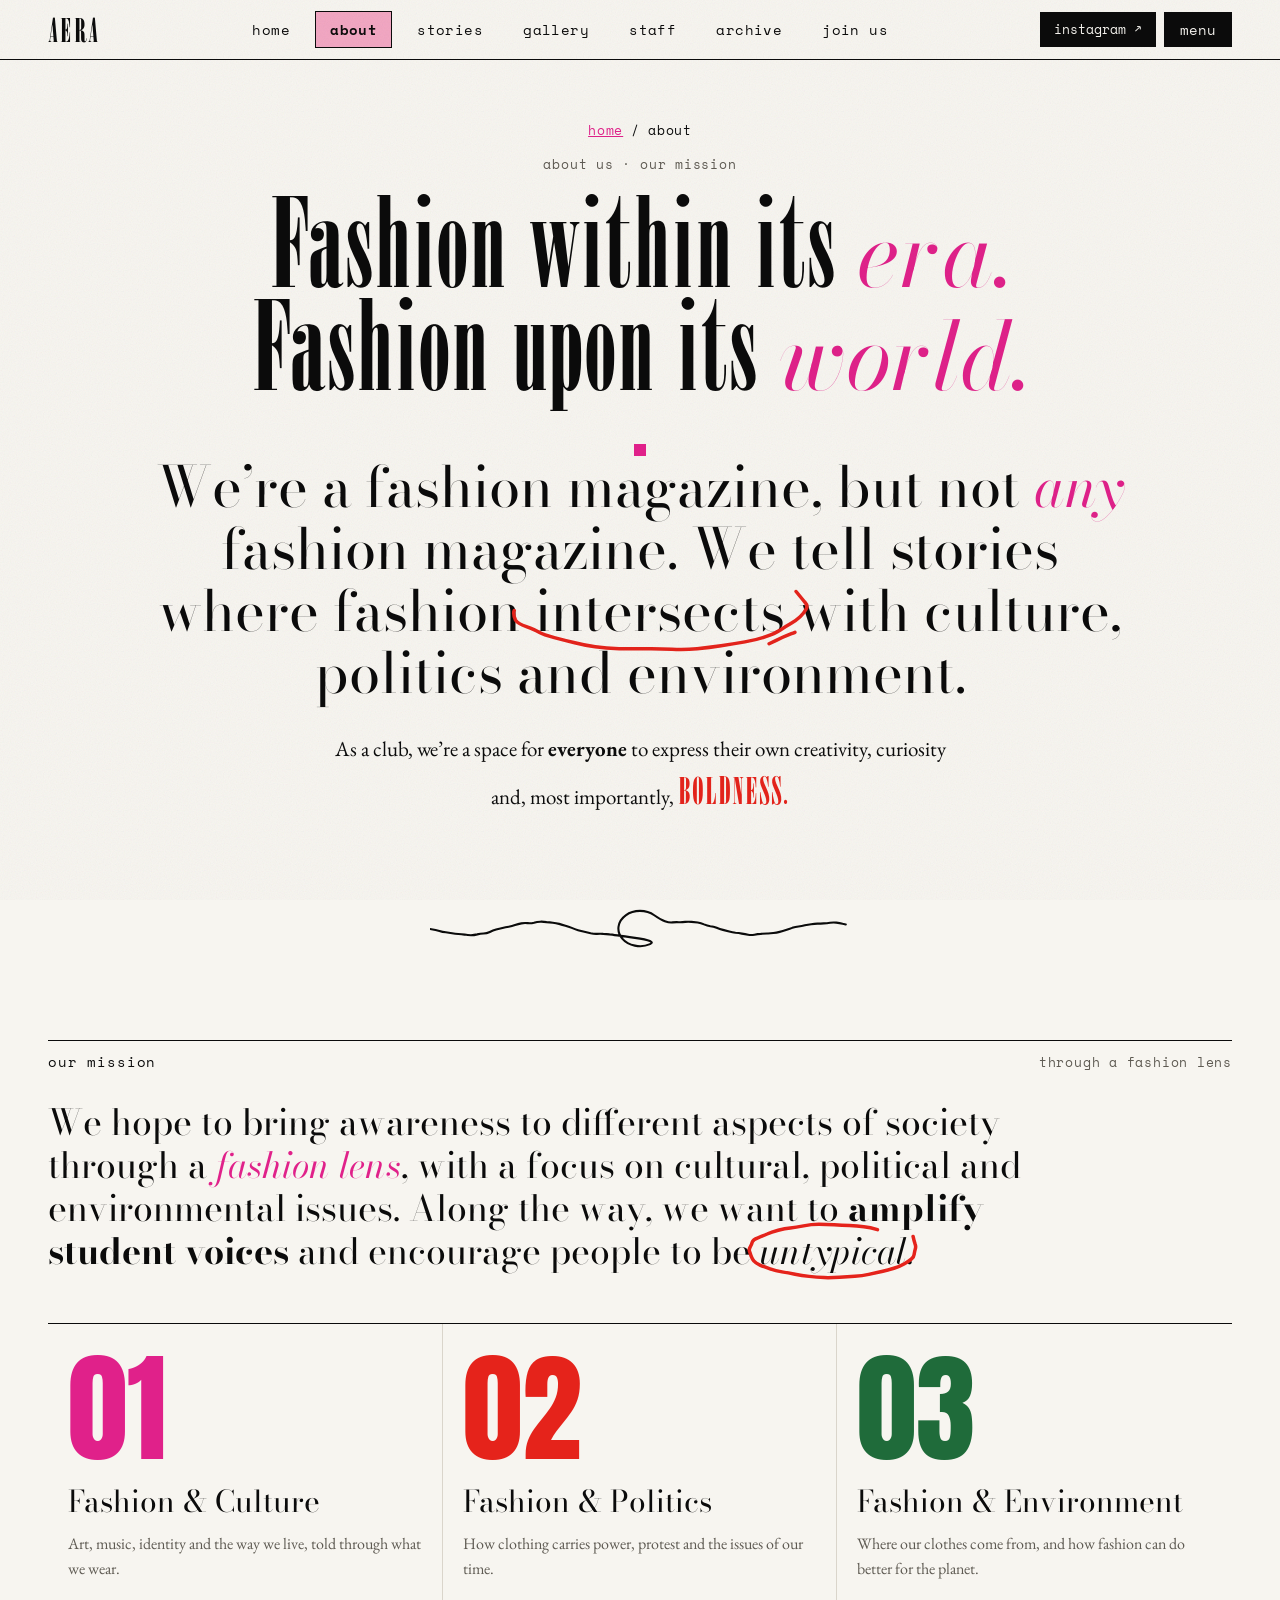
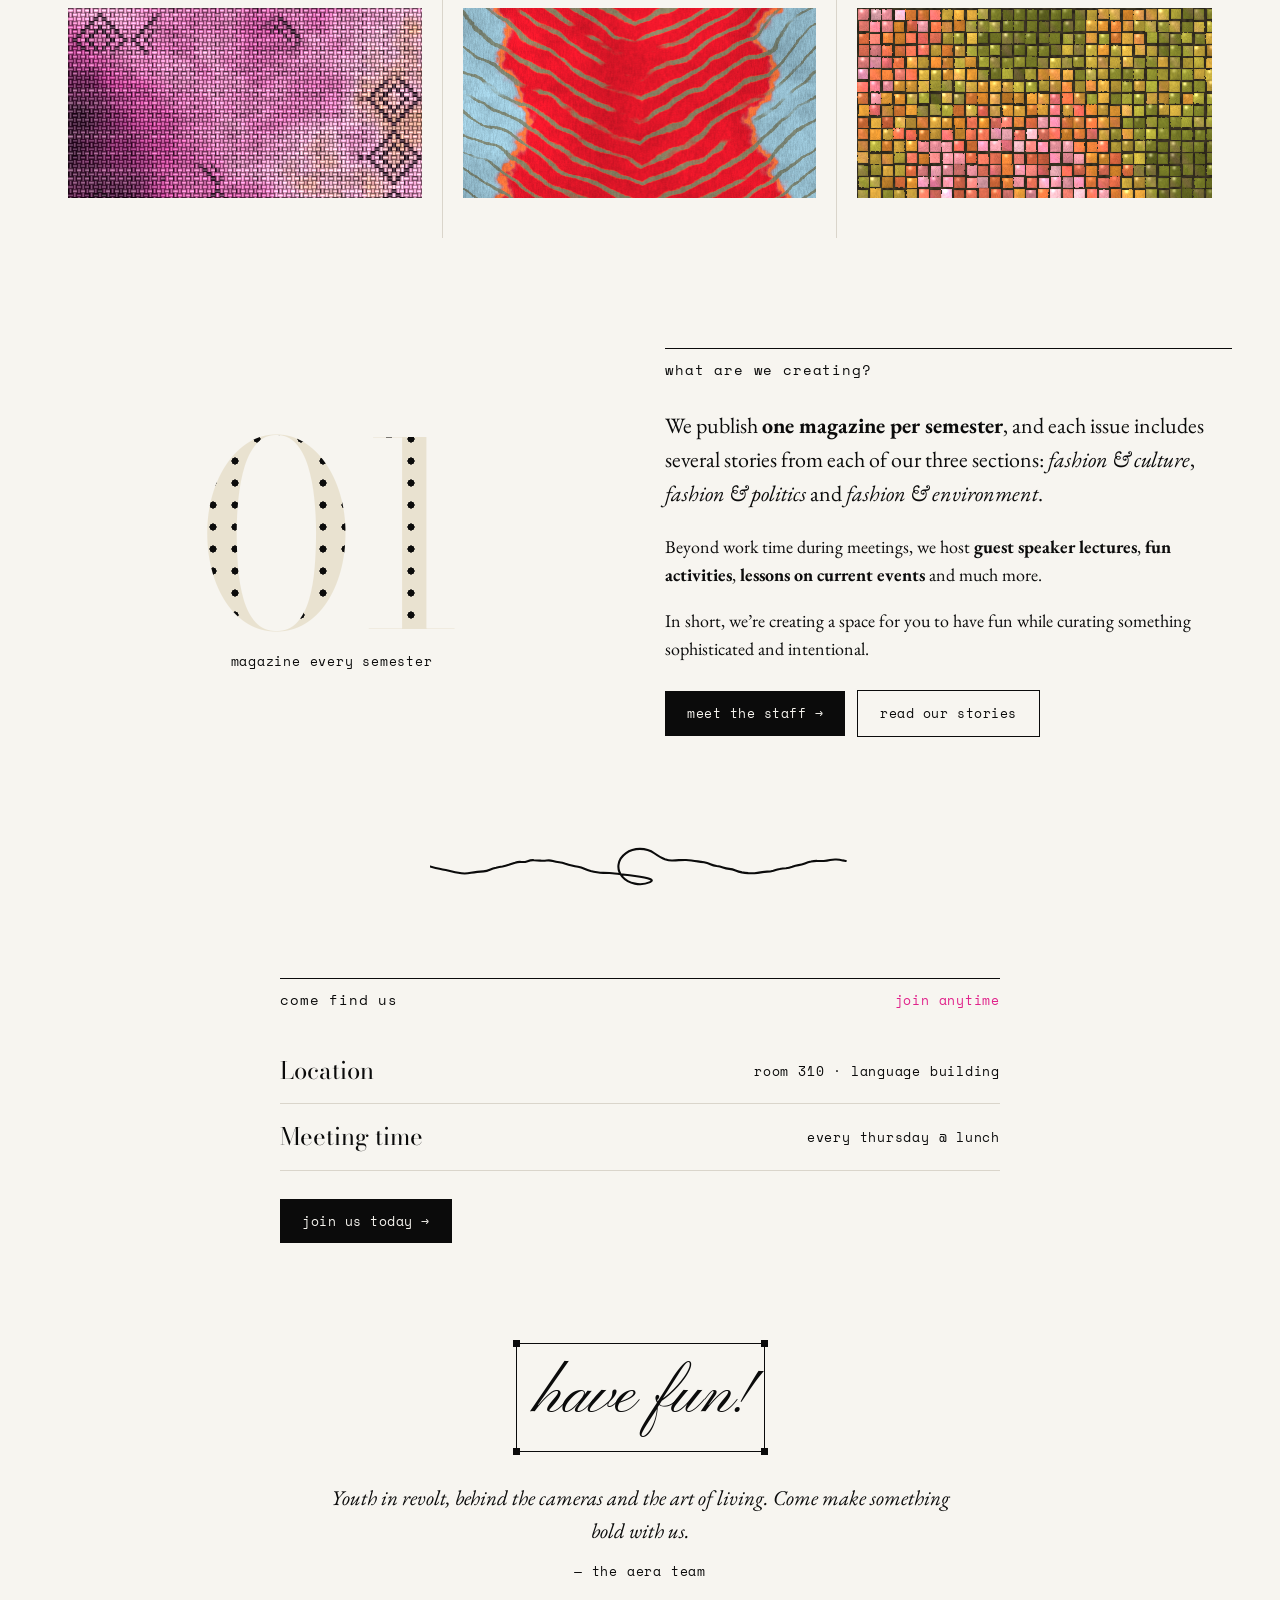
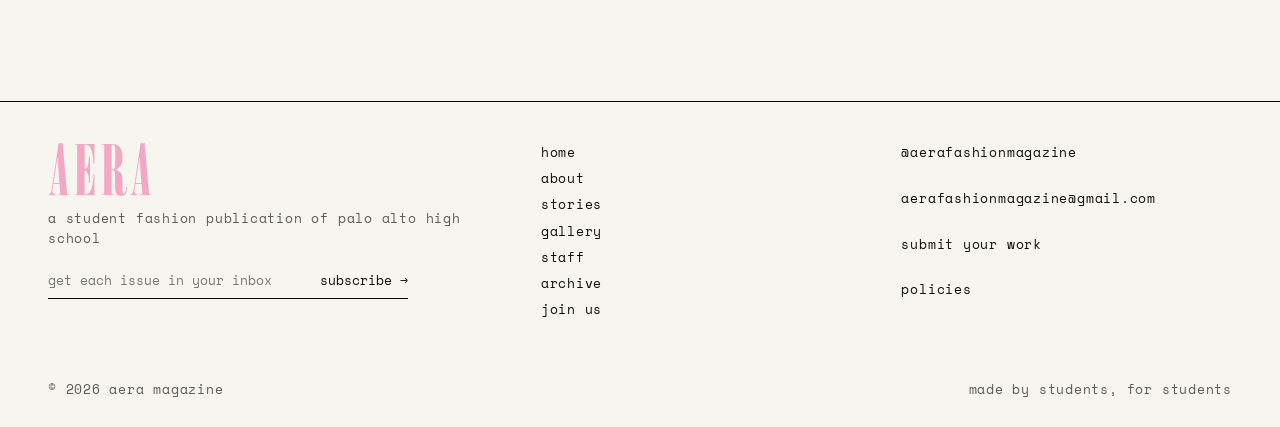
<file: aera-site/about.html>
<!doctype html>
<html lang="en">
<head>
  <meta charset="utf-8">
  <meta name="viewport" content="width=device-width, initial-scale=1">
  <title>About — Aera Magazine</title>
  <meta name="description" content="The mission, values and story of Aera Magazine.">
  <link rel="preconnect" href="https://fonts.googleapis.com">
  <link rel="preconnect" href="https://fonts.gstatic.com" crossorigin>
  <link href="https://fonts.googleapis.com/css2?family=Anton&family=Bodoni+Moda:ital,opsz,wght@0,6..96,400..700;1,6..96,400..700&family=Doto:wght@600&family=EB+Garamond:ital@0;1&family=Montserrat:wght@300;400&family=Pinyon+Script&family=Space+Mono&display=swap" rel="stylesheet">
  <link rel="preload" href="assets/fonts/OPTIOnyx.otf" as="font" type="font/otf" crossorigin>
  <link rel="stylesheet" href="assets/css/style.css">
</head>
<body data-page="about">
  <div id="site-header"></div>
  <main>
    <header class="page-head">
      <span class="kicker mono">about us · our mission</span>
      <h1 class="page-title" style="font-size:clamp(56px, 9vw, 150px)">Fashion within its <em>era.</em><br>Fashion upon its <em>world.</em></h1>
    </header>

    <!-- WHO ARE WE -->
    <p class="mission-big reveal">We’re a fashion magazine, but not <em>any</em> fashion magazine. We tell stories where fashion <span class="marker">intersects</span> with culture, politics and environment.</p>
    <p class="reveal" style="text-align:center;max-width:720px;margin:28px auto 0;padding-inline:var(--gutter);font-size:21px">As a club, we’re a space for <strong>everyone</strong> to express their own creativity, curiosity and, most importantly, <span style="font-family:var(--f-brand);font-size:1.6em;color:var(--cherry);letter-spacing:.03em">BOLDNESS.</span></p>

    <svg class="divider" aria-hidden="true"></svg>

    <div class="wrap">
      <!-- OUR MISSION -->
      <div class="section-label"><h2>our mission</h2><span class="mono muted">through a fashion lens</span></div>
      <p class="reveal" style="font-family:var(--f-didone);font-size:clamp(24px,2.8vw,40px);line-height:1.2;max-width:1000px;margin:0 0 50px">We hope to bring awareness to different aspects of society through a <em style="color:var(--magenta)">fashion lens</em>, with a focus on cultural, political and environmental issues. Along the way, we want to <strong>amplify student voices</strong> and encourage people to be <span class="marker"><em>untypical</em></span>.</p>

      <div class="values values-3">
        <div class="value reveal" style="--vc:var(--magenta)"><div class="num">01</div><h3>Fashion &amp; Culture</h3><p>Art, music, identity and the way we live, told through what we wear.</p>
          <canvas class="texture" data-texture="woven" aria-hidden="true"></canvas></div>
        <div class="value reveal" style="--vc:var(--cherry)"><div class="num">02</div><h3>Fashion &amp; Politics</h3><p>How clothing carries power, protest and the issues of our time.</p>
          <canvas class="texture" data-texture="tiger" aria-hidden="true"></canvas></div>
        <div class="value reveal" style="--vc:var(--forest)"><div class="num">03</div><h3>Fashion &amp; Environment</h3><p>Where our clothes come from, and how fashion can do better for the planet.</p>
          <canvas class="texture" data-texture="mosaic" aria-hidden="true"></canvas></div>
      </div>

      <!-- WHAT ARE WE CREATING -->
      <section class="history">
        <div class="reveal" style="text-align:center">
          <div class="year-dots" aria-hidden="true">01</div>
          <span class="mono">magazine every semester</span>
        </div>
        <div class="reveal">
          <div class="section-label"><h2>what are we creating?</h2></div>
          <p style="font-size:22px;margin-top:0">We publish <strong>one magazine per semester</strong>, and each issue includes several stories from each of our three sections: <em>fashion &amp; culture</em>, <em>fashion &amp; politics</em> and <em>fashion &amp; environment</em>.</p>
          <p>Beyond work time during meetings, we host <strong>guest speaker lectures</strong>, <strong>fun activities</strong>, <strong>lessons on current events</strong> and much more.</p>
          <p>In short, we’re creating a space for you to have fun while curating something sophisticated and intentional.</p>
          <p style="margin-top:28px"><a class="btn" href="staff.html">meet the staff →</a> &nbsp; <a class="btn ghost" href="stories.html">read our stories</a></p>
        </div>
      </section>

      <svg class="divider" aria-hidden="true"></svg>

      <!-- LOGISTICS / JOIN -->
      <section style="max-width:720px;margin:0 auto">
        <div class="reveal">
          <div class="section-label"><h2>come find us</h2><span class="mono" style="color:var(--magenta)">join anytime</span></div>
          <ul class="roles">
            <li>Location <span class="mono">room 310 · language building</span></li>
            <li>Meeting time <span class="mono">every thursday @ lunch</span></li>
          </ul>
          <p style="margin-top:28px"><a class="btn" href="join.html" data-view="join →">join us today →</a></p>
        </div>
      </section>

      <section style="text-align:center;margin-top:100px">
        <span class="select-box"><i></i><span class="script" style="font-size:64px">have fun!</span></span>
        <p class="reveal" style="max-width:640px;margin:30px auto 0;font-size:21px;font-style:italic">Youth in revolt, behind the cameras and the art of living. Come make something bold with us.</p>
        <p class="mono" style="margin-top:14px">— the aera team</p>
      </section>
    </div>
  </main>
  <div id="site-footer"></div>
  <script src="assets/js/data.js"></script>
  <script src="assets/js/main.js"></script>

</body>
</html>
</file>
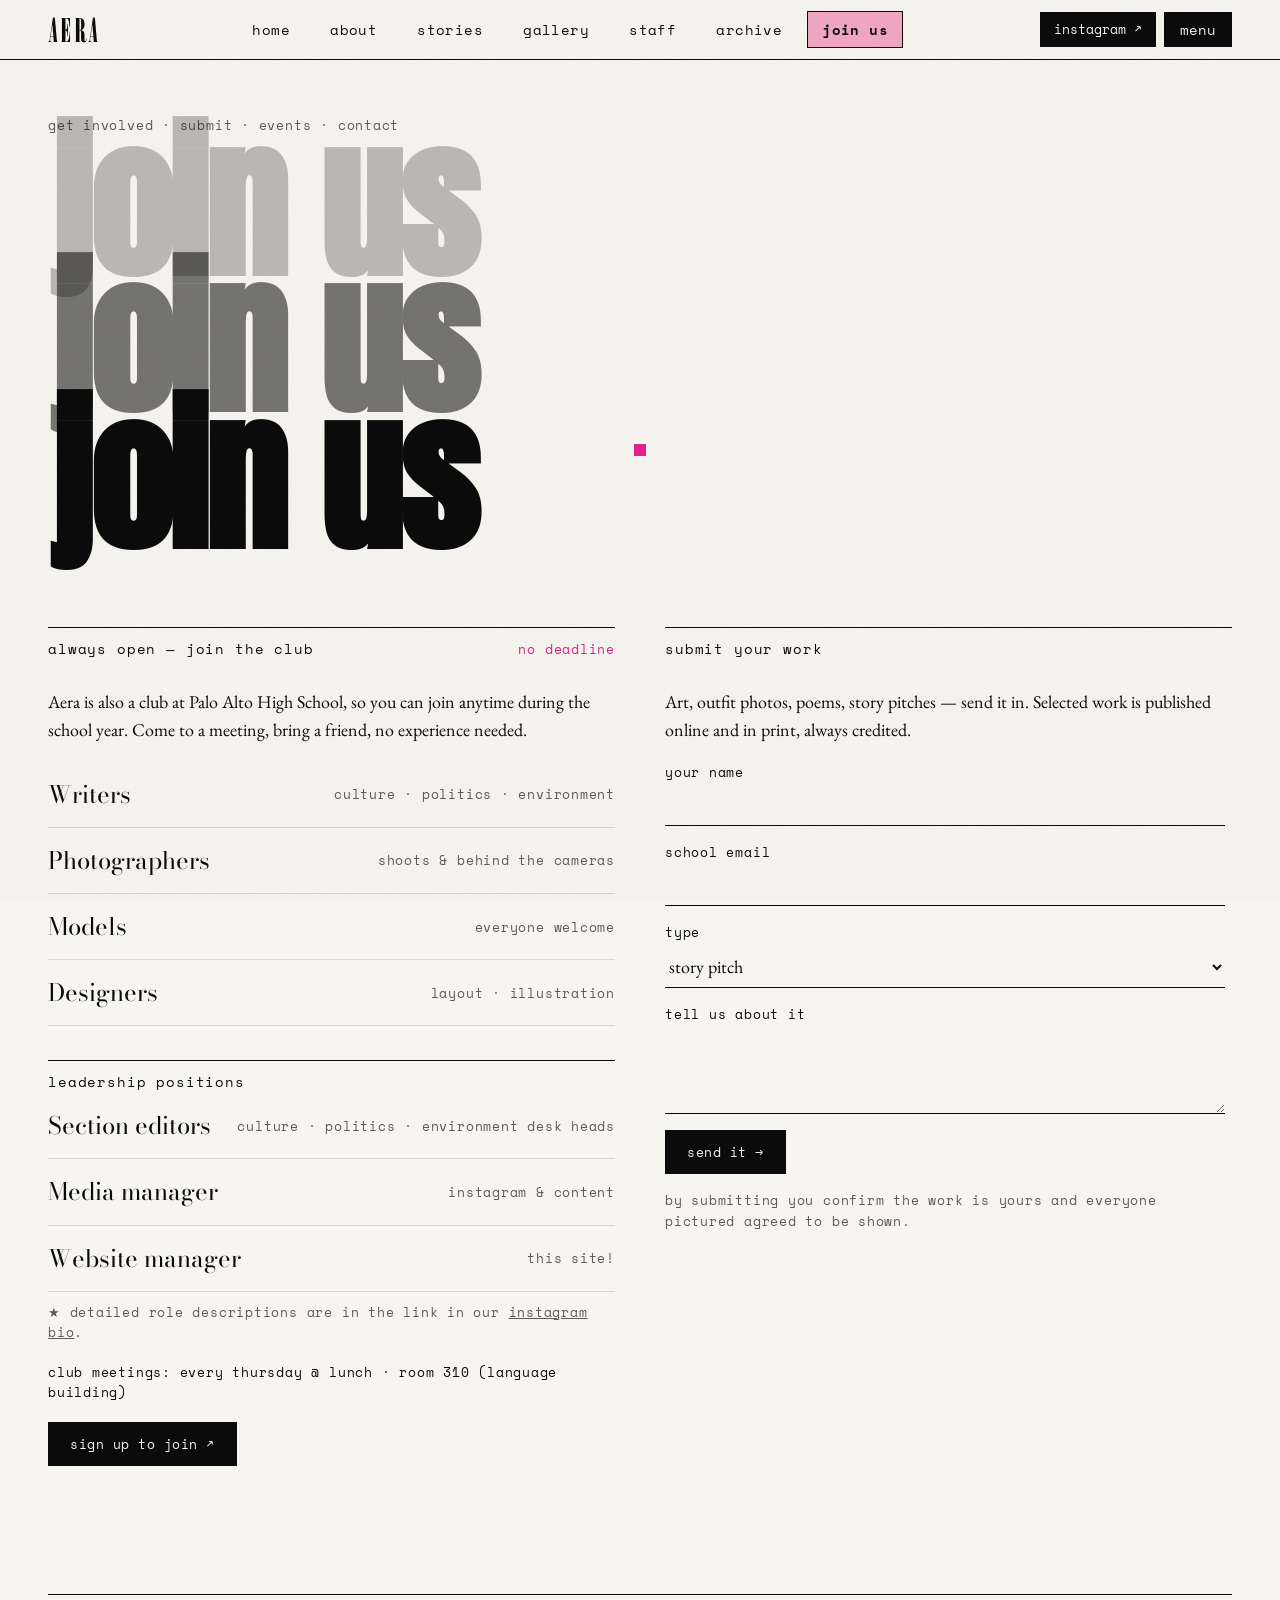
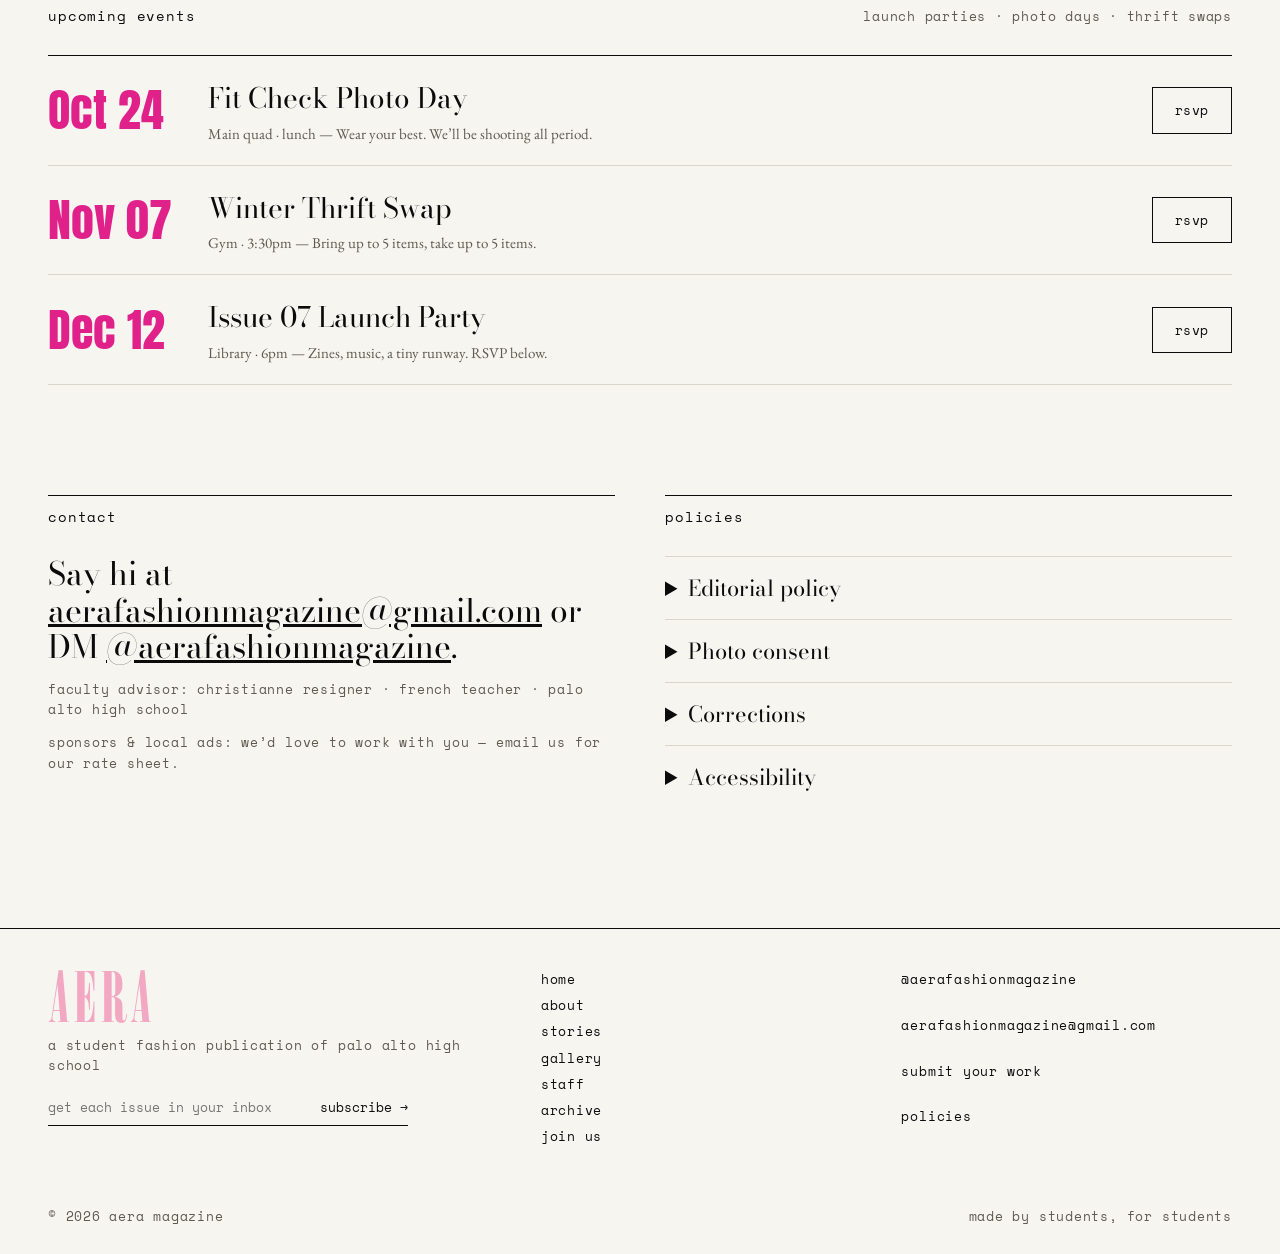
<file: aera-site/join.html>
<!doctype html>
<html lang="en">
<head>
  <meta charset="utf-8">
  <meta name="viewport" content="width=device-width, initial-scale=1">
  <title>Join — Aera Magazine</title>
  <meta name="description" content="Join Aera Magazine, submit your work, come to our events, or get in touch.">
  <link rel="preconnect" href="https://fonts.googleapis.com">
  <link rel="preconnect" href="https://fonts.gstatic.com" crossorigin>
  <link href="https://fonts.googleapis.com/css2?family=Anton&family=Bodoni+Moda:ital,opsz,wght@0,6..96,400..700;1,6..96,400..700&family=Doto:wght@600&family=EB+Garamond:ital@0;1&family=Montserrat:wght@300;400&family=Pinyon+Script&family=Space+Mono&display=swap" rel="stylesheet">
  <link rel="preload" href="assets/fonts/OPTIOnyx.otf" as="font" type="font/otf" crossorigin>
  <link rel="stylesheet" href="assets/css/style.css">
</head>
<body data-page="join">
  <div id="site-header"></div>
  <main class="wrap">
    <header style="padding:50px 0 10px">
      <span class="kicker mono muted">get involved · submit · events · contact</span>
      <h1 class="repeat-type" aria-label="Join us"><span>join us</span><span>join us</span><span>join us</span></h1>
    </header>

    <section class="join-grid" id="join">
      <div class="reveal">
        <div class="section-label"><h2>always open — join the club</h2><span class="mono" style="color:var(--magenta)">no deadline</span></div>
        <p style="margin-top:0">Aera is also a club at Palo Alto High School, so you can join anytime during the school year. Come to a meeting, bring a friend, no experience needed.</p>
        <ul class="roles">
          <li>Writers <span class="mono muted">culture · politics · environment</span></li>
          <li>Photographers <span class="mono muted">shoots &amp; behind the cameras</span></li>
          <li>Models <span class="mono muted">everyone welcome</span></li>
          <li>Designers <span class="mono muted">layout · illustration</span></li>
        </ul>
        <div class="section-label" style="margin:34px 0 0"><h2>leadership positions</h2></div>
        <ul class="roles">
          <li>Section editors <span class="mono muted">culture · politics · environment desk heads</span></li>
          <li>Media manager <span class="mono muted">instagram &amp; content</span></li>
          <li>Website manager <span class="mono muted">this site!</span></li>
        </ul>
        <p class="mono muted" style="margin-top:10px">★ detailed role descriptions are in the link in our <a href="https://www.instagram.com/aerafashionmagazine/" target="_blank" rel="noopener">instagram bio</a>.</p>
        <p class="mono" style="margin-top:20px">club meetings: every thursday @ lunch · room 310 (language building)</p>
        <p style="margin-top:20px"><a class="btn" href="#" data-view="join →">sign up to join ↗</a></p>
      </div>
      <div class="reveal" id="submit">
        <div class="section-label"><h2>submit your work</h2></div>
        <p>Art, outfit photos, poems, story pitches — send it in. Selected work is published online and in print, always credited.</p>
        <form class="form">
          <label><span class="mono">your name</span><input required></label>
          <label><span class="mono">school email</span><input type="email" required></label>
          <label><span class="mono">type</span><select><option>story pitch</option><option>outfit photo</option><option>artwork</option><option>writing</option></select></label>
          <label><span class="mono">tell us about it</span><textarea rows="3"></textarea></label>
          <button class="btn" style="justify-self:start">send it →</button>
          <p class="mono muted" style="margin:0">by submitting you confirm the work is yours and everyone pictured agreed to be shown.</p>
        </form>
      </div>
    </section>

    <section style="margin-top:110px" id="events-section">
      <div class="section-label"><h2>upcoming events</h2><span class="mono muted">launch parties · photo days · thrift swaps</span></div>
      <div class="events" id="events"></div>
    </section>

    <section class="join-grid" style="margin-top:110px">
      <div class="reveal" id="contact">
        <div class="section-label"><h2>contact</h2></div>
        <p style="font-family:var(--f-didone);font-size:32px;line-height:1.15;margin:0;overflow-wrap:anywhere">Say hi at <a href="mailto:aerafashionmagazine@gmail.com">aerafashionmagazine@gmail.com</a> or DM <a href="https://www.instagram.com/aerafashionmagazine/" target="_blank" rel="noopener">@aerafashionmagazine</a>.</p>
        <p class="mono muted">faculty advisor: christianne resigner · french teacher · palo alto high school</p>
        <p class="mono muted">sponsors & local ads: we’d love to work with you — email us for our rate sheet.</p>
      </div>
      <div class="reveal" id="policies">
        <div class="section-label"><h2>policies</h2></div>
        <div class="policy-list">
          <details><summary>Editorial policy</summary><p>Aera is student-run. Students make all editorial decisions with guidance from our faculty advisor. TODO: add your school’s policy.</p></details>
          <details><summary>Photo consent</summary><p>Everyone photographed agrees to be published. Students under 18 need a signed model release from a parent or guardian.</p></details>
          <details><summary>Corrections</summary><p>Spotted a mistake? Email us and we’ll fix it and note the correction on the story.</p></details>
          <details><summary>Accessibility</summary><p>We aim for WCAG AA. Every photo has alt text and every animation can be turned off with your device’s reduced-motion setting.</p></details>
        </div>
      </div>
    </section>
  </main>
  <div id="site-footer"></div>
  <script src="assets/js/data.js"></script>
  <script src="assets/js/main.js"></script>

</body>
</html>
</file>
<file: aera-site/assets/css/style.css>
/* ==================================================================
   AERA MAGAZINE — styles
   Quiet paper frame + loud editorial moments.
================================================================== */

/* brand font — OPTI Onyx (Castcraft). TODO: confirm a web licence before going public */
@font-face {
  font-family: 'Onyx';
  src: url('../fonts/OPTIOnyx.otf') format('opentype');
  font-display: swap;
}

:root {
  --paper: #F7F5F0;
  --ink: #0B0B0B;
  --muted: #5E5A52;
  --line: #DAD5CB;

  --pink: #F2A7C3;
  --butter: #E9EBC8;
  --cobalt: #2433E8;
  --magenta: #E0218A;
  --cherry: #E5231B;
  --yellow: #F4E21A;
  --wine: #6E1E2B;
  --forest: #1F6B3A;
  --orange: #F0611E;
  --mustard: #E7A71C;

  --issue: var(--pink);          /* current issue colour — re-theme per issue */

  --f-brand: 'Onyx', 'Bodoni Moda', Georgia, serif;   /* AERA brand font */
  --f-display: 'Montserrat', system-ui, sans-serif;
  --f-mono: 'Space Mono', ui-monospace, monospace;
  --f-dot: 'Doto', 'Space Mono', monospace;
  --f-serif: 'EB Garamond', Georgia, serif;
  --f-didone: 'Bodoni Moda', 'Didot', Georgia, serif;
  --f-cond: 'Anton', 'Impact', sans-serif;
  --f-script: 'Pinyon Script', cursive;

  --gutter: clamp(16px, 4vw, 48px);
  --nav-h: 60px;
}

*, *::before, *::after { box-sizing: border-box; }
html { scroll-behavior: smooth; }
body {
  margin: 0;
  background: var(--paper);
  color: var(--ink);
  font-family: var(--f-serif);
  font-size: 18px;
  line-height: 1.55;
  -webkit-font-smoothing: antialiased;
  overflow-x: hidden;
}
img { display: block; max-width: 100%; }
a { color: inherit; }
button { font: inherit; color: inherit; background: none; border: 0; cursor: pointer; padding: 0; }
::selection { background: var(--pink); }

/* film grain over everything */
body::after {
  content: '';
  position: fixed; inset: 0;
  pointer-events: none;
  z-index: 9000;
  opacity: .09;
  mix-blend-mode: multiply;
  background-image: url("data:image/svg+xml,%3Csvg xmlns='http://www.w3.org/2000/svg' width='180' height='180'%3E%3Cfilter id='n'%3E%3CfeTurbulence type='fractalNoise' baseFrequency='.85' numOctaves='3' stitchTiles='stitch'/%3E%3C/filter%3E%3Crect width='100%25' height='100%25' filter='url(%23n)'/%3E%3C/svg%3E");
}

/* ---------- type helpers ---------- */
.mono { font-family: var(--f-mono); font-size: 13px; letter-spacing: .06em; text-transform: lowercase; }
.dot  { font-family: var(--f-dot); font-weight: 600; letter-spacing: .08em; }
.script { font-family: var(--f-script); font-weight: 400; }
.muted { color: var(--muted); }
.wrap { padding-inline: var(--gutter); max-width: 1440px; margin-inline: auto; }
.sr-only { position: absolute; width: 1px; height: 1px; overflow: hidden; clip: rect(0 0 0 0); white-space: nowrap; }

.section-label {
  display: flex; justify-content: space-between; align-items: baseline;
  border-top: 1px solid var(--ink);
  padding-top: 10px; margin-bottom: 28px;
}
.section-label h2 { font-family: var(--f-mono); font-size: 14px; font-weight: 700; font-weight: 400; letter-spacing: .06em; margin: 0; text-transform: lowercase; }

:focus-visible { outline: 2px solid var(--cobalt); outline-offset: 3px; }

/* ---------- nav ---------- */
.site-nav {
  position: sticky; top: 0; z-index: 500;
  height: var(--nav-h);
  display: flex; align-items: center; justify-content: space-between; gap: 16px;
  padding-inline: var(--gutter);
  background: color-mix(in srgb, var(--paper) 94%, transparent);
  backdrop-filter: blur(8px);
  -webkit-backdrop-filter: blur(8px);
  border-bottom: 1px solid var(--ink);
}
.site-nav a { text-decoration: none; }
.nav-logo { font-family: var(--f-brand); font-weight: 400; letter-spacing: .08em; font-size: 30px; line-height: 1; text-transform: uppercase; color: var(--ink); white-space: nowrap; }
.nav-logo small { font-family: var(--f-mono); font-size: 10px; letter-spacing: .08em; text-transform: lowercase; color: var(--magenta); margin-left: -.2em; }
.nav-links { display: flex; gap: clamp(2px, .8vw, 10px); }
/* tabs: clear pills, the current page is filled pink */
.nav-links a {
  font-family: var(--f-mono); font-size: 14px; letter-spacing: .03em;
  padding: 7px 14px; border-radius: 0; border: 1px solid transparent;
  transition: background .2s, color .2s, border-color .2s;
}
.nav-links a:hover { border-color: var(--ink); }
.nav-links a[aria-current="page"] { background: var(--pink); border-color: var(--ink); font-weight: 700; }
.nav-ig { font-family: var(--f-mono); font-size: 13px; white-space: nowrap; padding: 7px 14px; border-radius: 0; background: var(--ink); color: var(--paper); }
.nav-ig:hover { background: var(--magenta); }
.nav-toggle { font-family: var(--f-mono); font-size: 14px; padding: 7px 16px; border-radius: 0; background: var(--ink); color: var(--paper); }

.nav-right { display: flex; align-items: center; gap: 8px; }
.nav-toggle { display: block !important; }
@media (max-width: 1100px) { .nav-links, .nav-ig { display: none; } }

/* full-screen menu — every screen size */
.mobile-menu {
  position: fixed; inset: 0; z-index: 600;
  background: var(--ink); color: var(--paper);
  display: grid; grid-template-columns: 1fr; grid-template-rows: auto 1fr auto;
  padding: 16px var(--gutter) 28px;
  transform: translateY(-100%);
  transition: transform .55s cubic-bezier(.7, 0, .2, 1);
  overflow-y: auto;
}
.mobile-menu.open { transform: none; }
.menu-top { display: flex; justify-content: space-between; align-items: center; min-height: calc(var(--nav-h) - 16px); }
.menu-logo { font-family: var(--f-brand); font-size: 30px; letter-spacing: .08em; text-transform: uppercase; color: var(--pink); }
.mobile-menu .close { font-family: var(--f-mono); font-size: 14px; color: var(--ink); background: var(--paper); padding: 7px 16px; }
.mobile-menu .close:hover { background: var(--pink); }
.menu-links { display: flex; flex-direction: column; justify-content: center; padding: 24px 0; }
.menu-links a {
  display: grid; grid-template-columns: 34px auto 1fr; align-items: baseline; gap: 14px;
  text-decoration: none; border-bottom: 1px solid #ffffff1f; padding: 2px 0;
}
.menu-links small { font-family: var(--f-mono); font-size: 12px; color: #ffffff70; }
.menu-links span { font-family: var(--f-brand); text-transform: uppercase; font-size: clamp(44px, 9.5vh, 112px); line-height: .98; letter-spacing: .02em; transition: color .25s, transform .35s cubic-bezier(.3, 1.4, .5, 1); }
.menu-links em { font-family: var(--f-mono); font-style: normal; font-size: 12px; color: var(--hc); opacity: 0; transform: translateX(-10px); transition: opacity .25s, transform .3s; }
.menu-links a:hover span, .menu-links a:focus-visible span, .menu-links a[aria-current="page"] span { color: var(--hc); }
.menu-links a:hover span { transform: translateX(14px); }
.menu-links a:hover em, .menu-links a:focus-visible em { opacity: 1; transform: none; }
.menu-links a[aria-current="page"] small::after { content: ' ●'; color: var(--hc); }
.menu-info { display: flex; flex-wrap: wrap; gap: 10px 40px; color: #ffffffa6; }
.menu-info p { margin: 0; }
.menu-info a { color: var(--paper); text-decoration: none; }
.menu-info a:hover { color: var(--pink); }
@media (min-width: 1000px) {
  .mobile-menu { grid-template-columns: 1.6fr 1fr; grid-template-rows: auto 1fr; column-gap: 60px; }
  .menu-top { grid-column: 1 / -1; }
  .menu-info { flex-direction: column; justify-content: flex-end; gap: 26px; padding-bottom: 30px; border-left: 1px solid #ffffff1f; padding-left: 40px; }
}
@media (max-width: 700px) { .menu-links em { display: none; } .menu-links a { grid-template-columns: 26px 1fr; } }

/* ---------- custom cursor ---------- */
.cursor {
  position: fixed; left: 0; top: 0; z-index: 9500;
  pointer-events: none;
  width: 12px; height: 12px; border-radius: 0;
  background: var(--magenta);
  transform: translate(-50%, -50%);
  transition: width .25s, height .25s, background .25s;
  display: grid; place-items: center;
  font-family: var(--f-mono); font-size: 11px; color: #fff; white-space: nowrap;
}
.cursor span { opacity: 0; transition: opacity .2s; }
.cursor.view { width: 74px; height: 30px; background: var(--ink); }
.cursor.view span { opacity: 1; }
@media (hover: none), (pointer: coarse) { .cursor { display: none; } }

/* ---------- hero / ornament ---------- */
.ornament-row {
  display: grid; grid-template-columns: 1fr 1fr; gap: 6px;
  padding: 18px var(--gutter) 0;
}
.ornament { width: 100%; height: auto; overflow: visible; will-change: transform, opacity; }
.ornament path { fill: none; stroke: var(--ink); stroke-width: 2.3; stroke-linecap: round; stroke-linejoin: round; }

.hero-name { text-align: center; padding: 56px var(--gutter) 10px; }
.wordmark {
  font-family: var(--f-brand); font-weight: 400;
  font-size: clamp(110px, 22vw, 300px);
  letter-spacing: .04em; line-height: .86;
  color: var(--pink);
  margin: 0; padding-left: .04em;
  display: inline-flex;
}
.wordmark span { display: inline-block; transition: transform .35s cubic-bezier(.3, 1.6, .5, 1), color .3s, font-family 0s; }
.wordmark span:hover { transform: translateY(-.12em) rotate(-8deg); color: var(--magenta); font-family: var(--f-script); }
.hero-sub { display: flex; flex-direction: column; gap: 8px; margin-top: 18px; align-items: center; }
.hero-sub .mono { color: var(--muted); }

/* ---------- bookshelf ---------- */
.shelf-panel {
  position: relative;
  margin: 34px var(--gutter) 0;
  background: #ECE9E2;
  padding: 28px 0 0;
  overflow: hidden;
}
.panel-corners { position: absolute; inset: 12px 16px auto; display: flex; justify-content: space-between; z-index: 2; }
.panel-corners span { font-family: var(--f-mono); font-size: 11px; letter-spacing: .08em; text-transform: uppercase; }
.shelf-title {
  font-family: var(--f-brand); font-weight: 400;
  font-size: clamp(48px, 8vw, 116px); line-height: .9;
  text-align: center; margin: 26px 0 0; letter-spacing: -.01em;
}
.shelf-title em, .page-title em { font-family: var(--f-didone); font-style: italic; color: var(--magenta); font-size: .82em; }
.shelf {
  position: relative;
  height: 330px;
  margin-top: 18px;
  touch-action: pan-y;
  user-select: none;
  cursor: grab;
}
.shelf:active { cursor: grabbing; }
.shelf::after { content: ''; position: absolute; left: 0; right: 0; bottom: 0; height: 22px; background: linear-gradient(#0000, #0000000d); pointer-events: none; }
.shelf-hint { display: flex; justify-content: space-between; padding: 12px 16px 14px; }
.book {
  position: absolute; left: 0; bottom: 20px;
  height: var(--h);
  perspective: 1100px;
  text-decoration: none;
  will-change: transform;
}
.book-3d { position: absolute; inset: 0; transition: transform .35s ease; }
.book:hover .book-3d, .book.open .book-3d { transform: translateY(-10px); }
.spine, .cover {
  position: absolute; top: 0; left: 0; height: 100%;
  backface-visibility: hidden;
  transition: transform .75s cubic-bezier(.6, .05, .2, 1), filter .75s;
  box-shadow: inset -2px 0 0 #0000001f, inset 2px 0 0 #ffffff26, 2px 2px 6px #0000001c;
}
.spine {
  width: var(--sw);
  background: var(--c);
  color: var(--t);
  transform-origin: right center;
  display: flex; flex-direction: column; align-items: center; justify-content: space-between;
  padding: 10px 0;
  overflow: hidden;
}
.book.lean .book-3d { transform: rotate(-4deg); transform-origin: bottom right; }
.book.lean:hover .book-3d, .book.lean.open .book-3d { transform: translateY(-10px); }
.spine-title { writing-mode: vertical-rl; transform: rotate(180deg); white-space: nowrap; line-height: 1; }
.spine-sub { writing-mode: vertical-rl; transform: rotate(180deg); font-family: var(--f-mono); font-size: 9px; letter-spacing: .1em; text-transform: uppercase; opacity: .8; }
.spine .dotmark { width: 6px; height: 6px; border-radius: 0; background: var(--cherry); flex: none; }
.f-cond   .spine-title { font-family: var(--f-cond); font-size: calc(var(--sw) * .58); letter-spacing: .04em; text-transform: uppercase; }
.f-didone .spine-title { font-family: var(--f-didone); font-size: calc(var(--sw) * .44); }
.f-mono   .spine-title { font-family: var(--f-mono); font-size: 10px; letter-spacing: .12em; text-transform: uppercase; }
.f-script .spine-title { font-family: var(--f-script); font-size: calc(var(--sw) * .55); }
.f-dot    .spine-title { font-family: var(--f-dot); font-weight: 600; font-size: calc(var(--sw) * .42); letter-spacing: .1em; }
.f-spaced .spine-title { font-family: var(--f-cond); font-size: calc(var(--sw) * .5); letter-spacing: .3em; text-transform: uppercase; }

.cover {
  width: var(--cw);
  transform-origin: left center;
  transform: rotateY(88deg);
  background: var(--c);
  color: #fff;
  overflow: hidden;
}
.cover img { width: 100%; height: 100%; object-fit: cover; }
.cover .mast {
  position: absolute; top: 8px; left: 0; right: 0; text-align: center;
  font-family: var(--f-brand); font-size: calc(var(--cw) * .42); line-height: .9; letter-spacing: .03em;
  color: #fff; mix-blend-mode: difference;
}
.cover .cap {
  position: absolute; left: 8px; right: 8px; bottom: 8px;
  font-family: var(--f-mono); font-size: 9.5px; line-height: 1.3; letter-spacing: .04em;
  color: #fff; text-shadow: 0 1px 6px #0007;
}
.book.open .spine { transform: rotateY(-88deg); filter: brightness(.6); }
.book.open .cover { transform: rotateY(0); }

/* ---------- latest stories list ---------- */
.latest { margin-top: 90px; }
.story-list { list-style: none; margin: 0; padding: 0; }
.story-row a {
  display: grid; grid-template-columns: 56px 150px 1fr 170px 110px;
  gap: 18px; align-items: baseline;
  padding: 16px 0;
  border-bottom: 1px solid var(--line);
  text-decoration: none;
  position: relative;
}
.story-row .t { font-family: var(--f-didone); font-size: clamp(22px, 2.6vw, 36px); line-height: 1.08; transition: transform .35s, color .3s; }
.story-row a:hover .t { transform: translateX(14px); color: var(--row-c, var(--magenta)); }
.story-row .thumb {
  position: absolute; right: 22%; top: 50%; width: 150px; aspect-ratio: 3/4; object-fit: cover;
  transform: translateY(-50%) rotate(4deg) scale(.6); opacity: 0;
  transition: opacity .25s, transform .4s cubic-bezier(.3, 1.4, .5, 1);
  pointer-events: none; z-index: 3;
}
.story-row a:hover .thumb { opacity: 1; transform: translateY(-50%) rotate(-3deg) scale(1); }
@media (max-width: 820px) {
  .story-row a { grid-template-columns: 1fr; gap: 4px; }
  .story-row .n, .story-row .thumb { display: none; }
}

/* ---------- photo-filled giant type ---------- */
.poster-block {
  position: relative;
  background: var(--pc, var(--magenta));
  padding: clamp(20px, 3vw, 40px);
  display: block;
  text-decoration: none;
  overflow: hidden;
}
.photo-type {
  font-family: var(--f-cond);
  text-transform: uppercase;
  line-height: .84;
  letter-spacing: -.01em;
  margin: 0;
  background-image: var(--img);
  background-size: cover; background-position: center;
  -webkit-background-clip: text; background-clip: text;
  color: transparent;
  filter: contrast(1.15) saturate(1.2);
}
.photo-type span { display: block; }
.poster-block .photo-type { font-size: clamp(64px, 15.5vw, 250px); transition: background-position 1.2s ease; }
.poster-block:hover .photo-type { background-position: 50% 30%; }
.poster-meta { display: flex; justify-content: space-between; color: #fff; margin-top: 14px; mix-blend-mode: difference; }

/* ---------- marquee of cutouts ---------- */
.marquee { overflow: hidden; padding: 60px 0 40px; }
.marquee-track { display: flex; align-items: center; gap: clamp(30px, 5vw, 80px); width: max-content; animation: marquee 70s linear infinite; }
.marquee:hover .marquee-track { animation-play-state: paused; }
@keyframes marquee { to { transform: translateX(-50%); } }
.cutout { position: relative; flex: none; text-decoration: none; transition: transform .45s cubic-bezier(.3, 1.5, .5, 1); }
.cutout img { width: 100%; height: 100%; object-fit: cover; box-shadow: 0 6px 18px #0000001a; }
.cutout:hover { transform: translateY(-14px) rotate(-4deg) scale(1.06); z-index: 2; }
.cutout .cap { position: absolute; left: 0; top: 100%; margin-top: 8px; opacity: 0; transition: opacity .3s; white-space: nowrap; }
.cutout:hover .cap { opacity: 1; }

/* ---------- mission / join strip ---------- */
.mission-strip { display: grid; grid-template-columns: 1.3fr 1fr; gap: 40px; margin-top: 90px; align-items: end; }
.mission-strip blockquote { margin: 0; font-family: var(--f-didone); font-size: clamp(28px, 3.6vw, 54px); line-height: 1.08; }
.mission-strip blockquote em { color: var(--magenta); }
.join-card {
  border: 1px solid var(--ink); padding: 26px; position: relative; text-decoration: none; display: block;
  transition: background .3s, color .3s;
}
.join-card:hover { background: var(--ink); color: var(--paper); }
.join-card .script { font-size: 64px; line-height: 1; color: var(--magenta); }
.join-card p { margin: 10px 0 0; }
@media (max-width: 820px) { .mission-strip { grid-template-columns: 1fr; } }

/* selection-box script accent (the "Portfolio" pin) */
.select-box { position: relative; display: inline-block; padding: 4px 18px; border: 1px solid var(--ink); }
.select-box::before, .select-box::after,
.select-box > i::before, .select-box > i::after {
  content: ''; position: absolute; width: 7px; height: 7px; background: var(--ink);
}
.select-box::before { left: -4px; top: -4px; }
.select-box::after { right: -4px; top: -4px; }
.select-box > i::before { left: -4px; bottom: -4px; }
.select-box > i::after { right: -4px; bottom: -4px; }

/* ---------- instagram ---------- */
.ig-block { margin-top: 110px; text-align: center; }
.ig-handle {
  display: inline-block; text-decoration: none;
  font-family: var(--f-cond); text-transform: uppercase;
  font-size: clamp(34px, 7.6vw, 120px); line-height: .9;
  transition: color .3s;
}
.ig-handle:hover { color: var(--magenta); }
.ig-grid { display: grid; grid-template-columns: repeat(6, 1fr); gap: 6px; margin-top: 30px; }
.ig-grid a { aspect-ratio: 1; overflow: hidden; position: relative; }
.ig-grid img { width: 100%; height: 100%; object-fit: cover; transition: transform .6s, filter .4s; filter: grayscale(1); }
.ig-grid a:hover img { transform: scale(1.08); filter: none; }
.socials { display: flex; justify-content: center; gap: 28px; margin-top: 22px; flex-wrap: wrap; }
.socials a { font-family: var(--f-dot); font-weight: 600; font-size: 13px; letter-spacing: .1em; }
@media (max-width: 700px) { .ig-grid { grid-template-columns: repeat(3, 1fr); } }

/* ---------- footer ---------- */
.site-footer { margin-top: 120px; padding: 40px var(--gutter) 28px; border-top: 1px solid var(--ink); display: grid; grid-template-columns: 1.4fr 1fr 1fr; gap: 30px; }
.site-footer .big { font-family: var(--f-brand); font-weight: 400; letter-spacing: .05em; font-size: 64px; line-height: .9; color: var(--pink); }
.site-footer ul { list-style: none; padding: 0; margin: 0; display: grid; gap: 6px; }
.site-footer a { text-decoration: none; }
.site-footer a:hover { color: var(--magenta); }
.newsletter { display: flex; border-bottom: 1px solid var(--ink); margin-top: 14px; max-width: 360px; }
.newsletter input { flex: 1; border: 0; background: none; font-family: var(--f-mono); font-size: 13px; padding: 8px 0; outline: none; }
.newsletter button { font-family: var(--f-mono); font-size: 13px; }
.footer-base { grid-column: 1 / -1; display: flex; justify-content: space-between; flex-wrap: wrap; gap: 10px; margin-top: 30px; }
@media (max-width: 820px) { .site-footer { grid-template-columns: 1fr; } }

/* ---------- generic page header ---------- */
.page-head { padding: 60px var(--gutter) 40px; text-align: center; }
.page-head .kicker { display: block; margin-bottom: 18px; color: var(--muted); }
.page-title {
  font-family: var(--f-brand); font-weight: 400;
  font-size: clamp(76px, 15vw, 240px); line-height: .86; margin: 0; letter-spacing: 0;
}

/* ---------- stories index ---------- */
.filters { display: flex; flex-wrap: wrap; gap: 8px; justify-content: center; margin-bottom: 44px; }
.chip {
  font-family: var(--f-mono); font-size: 12px; letter-spacing: .05em;
  border: 1px solid var(--ink); border-radius: 0; padding: 5px 14px;
  transition: background .2s, color .2s;
}
.chip:hover, .chip[aria-pressed="true"] { background: var(--ink); color: var(--paper); }
.story-grid { display: grid; grid-template-columns: repeat(3, 1fr); gap: 54px 32px; }
.story-card { text-decoration: none; display: block; }
.story-card:nth-child(3n+2) { margin-top: 70px; }
.story-card .img { overflow: hidden; aspect-ratio: 4/5; background: var(--c); position: relative; }
.story-card img { width: 100%; height: 100%; object-fit: cover; transition: transform .8s cubic-bezier(.2, .7, .2, 1), filter .5s; filter: grayscale(.25); }
.story-card:hover img { transform: scale(1.05); filter: none; }
.story-card .img .big-letter {
  position: absolute; left: -.06em; bottom: -.22em;
  font-family: var(--f-didone); font-size: 220px; line-height: 1; color: var(--paper);
  mix-blend-mode: difference; pointer-events: none;
}
.story-card .meta { display: flex; justify-content: space-between; margin-top: 12px; }
.story-card h3 { font-family: var(--f-didone); font-weight: 400; font-size: 30px; line-height: 1.05; margin: 6px 0 6px; }
.story-card p { margin: 0; color: var(--muted); font-size: 16px; }
.story-card.hide { display: none; }
@media (max-width: 960px) { .story-grid { grid-template-columns: 1fr 1fr; } .story-card:nth-child(3n+2) { margin-top: 0; } .story-card:nth-child(2n) { margin-top: 50px; } }
@media (max-width: 600px) { .story-grid { grid-template-columns: 1fr; } .story-card:nth-child(2n) { margin-top: 0; } }

/* ---------- article ---------- */
.article-hero { position: relative; }
.hero-poster { background: var(--pc); padding: clamp(16px, 3vw, 40px); min-height: 88vh; display: flex; flex-direction: column; justify-content: space-between; }
.hero-poster .photo-type { font-size: clamp(70px, 17vw, 300px); }
.hero-poster .meta-row { display: flex; justify-content: space-between; color: #fff; mix-blend-mode: difference; flex-wrap: wrap; gap: 10px; }

.hero-spread { display: grid; grid-template-columns: 1fr 1fr; min-height: 88vh; }
.hero-spread .left { position: relative; overflow: hidden; }
.hero-spread .left img { width: 100%; height: 100%; object-fit: cover; }
.hero-spread .right { position: relative; padding: clamp(24px, 4vw, 64px); display: flex; flex-direction: column; justify-content: space-between; overflow: hidden; }
.hero-spread .giant-letter {
  position: absolute; right: -.08em; top: -.18em;
  font-family: var(--f-didone); font-size: clamp(300px, 46vw, 760px); line-height: 1; color: var(--pc); opacity: .95; pointer-events: none;
}
.hero-spread h1 { position: relative; font-family: var(--f-didone); font-weight: 400; font-size: clamp(44px, 6vw, 96px); line-height: .95; margin: 0; }
.hero-spread .dek { position: relative; font-style: italic; font-size: 22px; max-width: 26ch; }
@media (max-width: 820px) { .hero-spread { grid-template-columns: 1fr; } .hero-spread .left { height: 60vh; } }

.hero-collage { position: relative; min-height: 92vh; padding: 40px var(--gutter); overflow: hidden; }
.pop-grid { display: grid; grid-template-columns: repeat(3, 1fr); width: min(560px, 80vw); aspect-ratio: 1; margin: 30px auto 0; position: relative; }
.pop-grid div { background-image: var(--img); background-size: 300% 300%; background-blend-mode: multiply; }
.pop-grid .star { position: absolute; width: 70px; height: 70px; background: var(--yellow); clip-path: polygon(50% 0, 61% 35%, 98% 35%, 68% 57%, 79% 91%, 50% 70%, 21% 91%, 32% 57%, 2% 35%, 39% 35%); z-index: 2; }
.scatter { position: absolute; inset: 0; pointer-events: none; }
.scatter span { position: absolute; font-family: var(--f-didone); line-height: .8; color: var(--ink); mix-blend-mode: multiply; }
.hero-collage h1 { position: relative; text-align: center; font-family: var(--f-cond); text-transform: uppercase; font-size: clamp(54px, 10vw, 150px); line-height: .9; margin: 30px 0 0; }
.hero-collage .dek { text-align: center; font-style: italic; font-size: 22px; }

.article-meta { display: flex; gap: 22px; flex-wrap: wrap; justify-content: center; padding: 28px var(--gutter); border-bottom: 1px solid var(--line); }
.article-meta a { color: var(--magenta); }
.article-body { max-width: 1100px; margin: 60px auto 0; padding-inline: var(--gutter); }
.article-body .cols { columns: 2 320px; column-gap: 48px; }
.article-body .cols p { margin: 0 0 1em; }
.article-body .cols p:first-child::first-letter {
  float: left; font-family: var(--f-didone); font-size: 6.2em; line-height: .78; margin: .06em .08em 0 0; color: var(--pc);
}
.pull { position: relative; text-align: center; margin: 80px auto; max-width: 900px; padding-inline: var(--gutter); }
.pull blockquote { margin: 0; font-family: var(--f-didone); font-style: italic; font-size: clamp(32px, 5vw, 70px); line-height: 1.04; position: relative; z-index: 1; }
.full-bleed { margin: 80px 0; position: relative; }
.full-bleed img { width: 100%; height: 80vh; object-fit: cover; }
.full-bleed .side-text { position: absolute; right: 10px; top: 0; bottom: 0; writing-mode: vertical-rl; color: #fff; mix-blend-mode: difference; display: flex; align-items: center; }
.credits { display: flex; justify-content: space-between; flex-wrap: wrap; gap: 8px; padding: 10px var(--gutter); }
.next-story { display: block; text-decoration: none; text-align: center; padding: 80px var(--gutter); border-top: 1px solid var(--ink); margin-top: 80px; }
.next-story .t { font-family: var(--f-didone); font-size: clamp(40px, 7vw, 110px); line-height: 1; display: block; margin-top: 12px; transition: color .3s; }
.next-story:hover .t { color: var(--magenta); }

/* hand-drawn marker scribble */
.marker { position: relative; display: inline-block; }
.marker svg { position: absolute; left: -12%; top: -24%; width: 124%; height: 148%; overflow: visible; pointer-events: none; z-index: 0; }
.marker svg path { fill: none; stroke: var(--cherry); stroke-width: 3.5; stroke-linecap: round; stroke-linejoin: round; }

/* ---------- about ---------- */
.mission-big { max-width: 1100px; margin: 0 auto; padding: 20px var(--gutter) 0; text-align: center; font-family: var(--f-didone); font-size: clamp(30px, 4.4vw, 64px); line-height: 1.1; }
.mission-big em { color: var(--magenta); }
.divider { display: block; width: min(420px, 70%); margin: 80px auto; height: auto; }
.divider path { fill: none; stroke: var(--ink); stroke-width: 2; stroke-linecap: round; }
.values { display: grid; grid-template-columns: repeat(4, 1fr); gap: 0; border-top: 1px solid var(--ink); }
.value { padding: 24px 20px 40px; border-right: 1px solid var(--line); position: relative; overflow: hidden; min-height: 280px; }
.value:last-child { border-right: 0; }
.value .num { font-family: var(--f-cond); font-size: 120px; line-height: 1; color: var(--vc); }
.value h3 { font-family: var(--f-didone); font-weight: 400; font-size: 30px; margin: 10px 0 8px; }
.value p { margin: 0; font-size: 16px; color: var(--muted); }
.texture { display: block; width: 100%; height: 190px; margin-top: 26px; transition: filter .5s, transform .6s; }
.value:hover .texture { filter: saturate(1.25) brightness(1.05); }
.values-3 { grid-template-columns: repeat(3, 1fr); }
@media (max-width: 900px) { .values:not(.values-3) { grid-template-columns: 1fr 1fr; } }
@media (max-width: 700px) { .values-3 { grid-template-columns: 1fr; } .values-3 .value { border-right: 0; border-bottom: 1px solid var(--line); } }
@media (max-width: 560px) { .values { grid-template-columns: 1fr; } }
.history { display: grid; grid-template-columns: 1fr 1fr; gap: 50px; align-items: center; margin-top: 110px; }
.history .year-dots {
  font-family: var(--f-didone); font-weight: 400; font-size: clamp(120px, 20vw, 300px); line-height: .85;
  background: radial-gradient(circle, var(--ink) 22%, transparent 24%) 0 0 / 22px 22px, #E9E2D0;
  -webkit-background-clip: text; background-clip: text; color: transparent;
}
@media (max-width: 820px) { .history { grid-template-columns: 1fr; } }

/* ---------- staff / masthead ---------- */
.masthead-group { margin-top: 70px; }
.board { display: flex; flex-wrap: wrap; gap: 46px 34px; }
.polaroid {
  width: 230px; background: #fff; padding: 12px 12px 18px;
  box-shadow: 0 10px 26px #00000018, 0 1px 2px #0002;
  transform: rotate(var(--r));
  transition: transform .45s cubic-bezier(.3, 1.5, .5, 1), box-shadow .3s;
  position: relative;
}
.polaroid::before { /* pin / tape */
  content: ''; position: absolute; top: -10px; left: 50%; width: 70px; height: 22px; transform: translateX(-50%) rotate(-3deg);
  background: color-mix(in srgb, var(--tape, var(--pink)) 75%, transparent);
}
.polaroid:hover { transform: rotate(0) translateY(-8px) scale(1.04); z-index: 3; box-shadow: 0 18px 40px #00000026; }
.polaroid .ph { position: relative; aspect-ratio: 4/5; overflow: hidden; background: #ddd; }
.polaroid .ph img { position: absolute; inset: 0; width: 100%; height: 100%; object-fit: cover; transition: opacity .5s; }
.polaroid .ph .alt { opacity: 0; }
.polaroid:hover .ph .alt { opacity: 1; }
.polaroid h3 { font-family: var(--f-didone); font-weight: 400; font-size: 24px; margin: 12px 0 0; line-height: 1.05; }
.polaroid .role { color: var(--magenta); margin-top: 4px; }
.polaroid p { font-size: 15px; line-height: 1.4; margin: 8px 0 0; }
.polaroid .fave { font-family: var(--f-script); font-size: 22px; line-height: 1.1; margin-top: 8px; color: var(--ink); }
.polaroid .ig { display: inline-block; margin-top: 8px; text-decoration: none; }
.polaroid .ig:hover { color: var(--magenta); }
@media (max-width: 560px) { .board { justify-content: center; } .polaroid { width: min(300px, 86vw); } }

/* ---------- gallery ring ---------- */
.ring-frame {
  position: relative; margin: 0 var(--gutter);
  background: #E6E6E3; height: calc(100vh - var(--nav-h) - 90px); min-height: 560px;
  overflow: hidden;
}
.ring-frame .panel-corners { inset: 14px 18px auto; }
.ring-frame .panel-bottom { position: absolute; inset: auto 18px 14px; display: flex; justify-content: space-between; z-index: 2; }
.ring-frame .panel-bottom span { font-family: var(--f-mono); font-size: 11px; letter-spacing: .08em; text-transform: uppercase; }
.stage { position: absolute; inset: 0; touch-action: pan-y; user-select: none; cursor: grab; }
.stage:active { cursor: grabbing; }
.card {
  position: absolute; left: 50%; top: 50%;
  width: var(--cw); height: var(--ch);
  border-radius: 0;
  overflow: hidden;
  box-shadow: 0 10px 30px #00000020;
  will-change: transform;
  background: #ccc;
}
.card img { width: 100%; height: 100%; object-fit: cover; pointer-events: none; }
.card.type { display: grid; place-items: center; text-align: center; }
.card.type.t-a { background: var(--ink); color: #fff; font-family: var(--f-display); font-size: 120px; line-height: 1; }
.card.type.t-yep { background: #fff; color: var(--cherry); font-family: var(--f-cond); font-size: 64px; }
.card.type.t-aera { background: var(--cobalt); color: #fff; font-family: var(--f-brand); font-size: 64px; letter-spacing: .04em; }
.card.type.t-lime { background: #D5F45A; color: var(--ink); font-family: var(--f-script); font-size: 44px; }
.card.type.t-txt { background: var(--ink); color: #fff; font-family: var(--f-mono); font-size: 11px; text-align: left; padding: 14px; place-items: start; line-height: 1.5; }
.ring-controls {
  position: absolute; left: 50%; top: 50%; transform: translate(-50%, -50%);
  display: grid; gap: 10px; z-index: 1;
  width: min(300px, 46%);
}
.ring-controls label { display: grid; grid-template-columns: 58px 1fr 58px; align-items: center; gap: 8px; font-family: var(--f-mono); font-size: 11px; color: #8b8b88; text-transform: capitalize; }
.ring-controls label span:last-child { text-align: right; }
.ring-controls input[type=range] { -webkit-appearance: none; appearance: none; height: 1px; background: #b8b8b4; }
.ring-controls input[type=range]::-webkit-slider-thumb { -webkit-appearance: none; width: 26px; height: 10px; border-radius: 0; background: var(--ink); cursor: pointer; }
.ring-controls input[type=range]::-moz-range-thumb { width: 26px; height: 10px; border-radius: 0; background: var(--ink); border: 0; cursor: pointer; }
.view-toggle { display: flex; justify-content: center; gap: 8px; margin: 0 0 22px; }

.masonry { columns: 4 240px; column-gap: 14px; }
.masonry button { display: block; width: 100%; margin-bottom: 14px; break-inside: avoid; position: relative; overflow: hidden; }
.masonry img { width: 100%; height: auto; transition: transform .6s; }
.masonry button:hover img { transform: scale(1.04); }
.masonry .cap { position: absolute; left: 8px; bottom: 8px; color: #fff; mix-blend-mode: difference; }
.masonry button.hide { display: none; }
[hidden] { display: none !important; }

/* lightbox */
.lightbox { position: fixed; inset: 0; z-index: 800; background: #0B0B0Bf2; color: var(--paper); display: grid; grid-template-rows: auto 1fr auto; padding: 16px var(--gutter); }
.lightbox .top, .lightbox .bottom { display: flex; justify-content: space-between; gap: 14px; flex-wrap: wrap; align-items: center; }
.lightbox .stagebox { display: grid; place-items: center; min-height: 0; padding: 16px 0; }
.lightbox img { max-height: 100%; max-width: 100%; object-fit: contain; }
.lightbox button { color: var(--paper); font-family: var(--f-mono); font-size: 13px; }
.lightbox button:hover { color: var(--pink); }

/* ---------- archive ---------- */
.issue-list { display: grid; grid-template-columns: repeat(auto-fill, minmax(220px, 1fr)); gap: 40px 28px; }
.issue-card { text-decoration: none; display: block; }
.issue-card .cv { aspect-ratio: 5/7; position: relative; overflow: hidden; background: var(--c); box-shadow: 0 10px 26px #0000001f; transition: transform .45s cubic-bezier(.3, 1.4, .5, 1); }
.issue-card:hover .cv { transform: translateY(-8px) rotate(-1.5deg); }
.issue-card .cv img { width: 100%; height: 100%; object-fit: cover; }
.issue-card .cv .mast { position: absolute; top: 10px; left: 0; right: 0; text-align: center; font-family: var(--f-brand); font-size: 84px; color: #fff; mix-blend-mode: difference; line-height: 1; }
.issue-card h3 { font-family: var(--f-didone); font-weight: 400; font-size: 28px; margin: 14px 0 2px; }
.issue-card p { margin: 6px 0 0; font-size: 15px; color: var(--muted); }

/* ---------- join / get involved ---------- */
.repeat-type { font-family: var(--f-cond); text-transform: lowercase; font-size: clamp(60px, 13vw, 200px); line-height: .82; margin: 0; letter-spacing: -.02em; }
.repeat-type span { display: block; }
.repeat-type span:nth-child(1) { opacity: .25; } .repeat-type span:nth-child(2) { opacity: .55; }
.join-grid { display: grid; grid-template-columns: 1fr 1fr; gap: 50px; margin-top: 70px; }
.roles { list-style: none; margin: 0; padding: 0; }
.roles li { display: flex; justify-content: space-between; gap: 12px; border-bottom: 1px solid var(--line); padding: 14px 0; font-family: var(--f-didone); font-size: 24px; }
.roles li .mono { align-self: center; }
.btn {
  display: inline-block; text-decoration: none;
  font-family: var(--f-mono); font-size: 13px; letter-spacing: .04em;
  background: var(--ink); color: var(--paper); padding: 12px 22px; border-radius: 0;
  transition: background .2s;
}
.btn:hover { background: var(--magenta); }
.btn.ghost { background: transparent; color: var(--ink); border: 1px solid var(--ink); }
.btn.ghost:hover { background: var(--ink); color: var(--paper); }
.events { display: grid; gap: 0; border-top: 1px solid var(--ink); }
.event { display: grid; grid-template-columns: 140px 1fr auto; gap: 20px; padding: 20px 0; border-bottom: 1px solid var(--line); align-items: center; }
.event .d { font-family: var(--f-cond); font-size: 46px; line-height: 1; color: var(--magenta); }
.event h3 { font-family: var(--f-didone); font-weight: 400; font-size: 28px; margin: 0; }
.event p { margin: 2px 0 0; font-size: 15px; color: var(--muted); }
.form { display: grid; gap: 16px; max-width: 560px; }
.form label { display: grid; gap: 4px; }
.form input, .form select, .form textarea {
  font-family: var(--f-serif); font-size: 18px; background: transparent; border: 0; border-bottom: 1px solid var(--ink); padding: 8px 0; outline: none; color: var(--ink);
}
.form input:focus, .form textarea:focus, .form select:focus { border-color: var(--magenta); }
.policy-list { columns: 2 300px; column-gap: 40px; }
.policy-list details { break-inside: avoid; border-top: 1px solid var(--line); padding: 14px 0; }
.policy-list summary { font-family: var(--f-didone); font-size: 22px; cursor: pointer; }
.policy-list p { font-size: 16px; color: var(--muted); }
@media (max-width: 820px) { .join-grid { grid-template-columns: 1fr; } .event { grid-template-columns: 90px 1fr; } .event .btn { grid-column: 2; justify-self: start; } }

/* ---------- reveal on scroll ---------- */
.reveal { opacity: 0; transform: translateY(26px); transition: opacity .9s ease, transform .9s cubic-bezier(.2, .7, .2, 1); }
.reveal.in { opacity: 1; transform: none; }

/* ---------- reduced motion ---------- */
@media (prefers-reduced-motion: reduce) {
  *, *::before, *::after { animation-duration: .001ms !important; animation-iteration-count: 1 !important; transition-duration: .001ms !important; scroll-behavior: auto !important; }
  .reveal { opacity: 1; transform: none; }
  .marquee-track { animation: none; flex-wrap: wrap; justify-content: center; width: auto; }
}

/* ---------- explore tiles (clear way into every section) ---------- */
.explore { display: grid; grid-template-columns: repeat(3, 1fr); gap: 0; border-top: 1px solid var(--ink); border-left: 1px solid var(--ink); }
.tile {
  position: relative; display: flex; flex-direction: column; justify-content: space-between; gap: 30px;
  min-height: 190px; padding: 18px 20px;
  border-right: 1px solid var(--ink); border-bottom: 1px solid var(--ink);
  text-decoration: none; overflow: hidden;
  transition: background .3s, color .3s;
}
.tile .t { font-family: var(--f-cond); text-transform: uppercase; font-size: clamp(40px, 5vw, 74px); line-height: .9; }
.tile .d { font-family: var(--f-serif); font-size: 17px; max-width: 28ch; }
.tile .arrow { position: absolute; top: 16px; right: 18px; font-family: var(--f-mono); font-size: 22px; transition: transform .3s; }
.tile { box-shadow: inset 0 10px 0 var(--tc); }
.tile:hover { background: var(--tc); color: var(--tt, var(--ink)); }
.tile:hover .arrow { transform: translate(4px, -4px); }
@media (max-width: 900px) { .explore { grid-template-columns: 1fr 1fr; } }
@media (max-width: 560px) { .explore { grid-template-columns: 1fr; } .tile { min-height: 130px; } }

/* breadcrumb on inner pages */
.crumbs { display: flex; gap: 8px; justify-content: center; margin-bottom: 14px; }
.crumbs a { color: var(--magenta); }

/* touch-friendly wording */
.on-touch { display: none; }
@media (hover: none), (pointer: coarse) { .on-touch { display: inline; } .on-mouse { display: none; } }

/* ---------- ring sections (shoots) ---------- */
.ring-sections {
  position: absolute; top: 38px; left: 0; right: 0; z-index: 1000;
  display: flex; justify-content: center; gap: 6px; flex-wrap: wrap; padding: 0 12px;
}
.ring-sections button {
  display: inline-flex; align-items: center; gap: 7px;
  font-family: var(--f-mono); font-size: 12px; text-transform: lowercase;
  padding: 6px 12px; background: #ffffffb3; border: 1px solid var(--ink);
  transition: background .2s, color .2s;
}
.ring-sections button i { width: 9px; height: 9px; display: inline-block; border: 1px solid #0003; }
.ring-sections button:hover, .ring-sections button[aria-pressed="true"] { background: var(--ink); color: var(--paper); }
.ring-label { text-align: center; margin-bottom: 14px; display: grid; gap: 2px; }
.ring-label #ring-name { font-family: var(--f-brand); font-size: clamp(34px, 4.4vw, 60px); line-height: .9; text-transform: uppercase; letter-spacing: .02em; }
.card.type.t-section, .card.type.t-back {
  display: flex; flex-direction: column; justify-content: space-between; align-items: flex-start;
  padding: 10px; text-align: left; cursor: pointer; border: 1px solid #0002;
}
.card .sec-name { font-family: var(--f-brand); font-size: calc(var(--cw) * .26); line-height: .9; text-transform: uppercase; }
.card .sec-count { font-family: var(--f-mono); font-size: 10px; }
.card.type.t-back { background: var(--paper); color: var(--ink); border: 1px solid var(--ink); }
@media (max-width: 700px) {
  .ring-frame { height: calc(100svh - var(--nav-h) - 150px); min-height: 520px; margin: 0; }
  .ring-sections { top: 34px; gap: 4px; }
  .ring-sections button { font-size: 11px; padding: 5px 8px; }
  .ring-controls { width: 60%; }
  .ring-controls label { display: none; }
  .ring-frame .panel-bottom span:nth-child(2) { display: none; }
}
</file>
